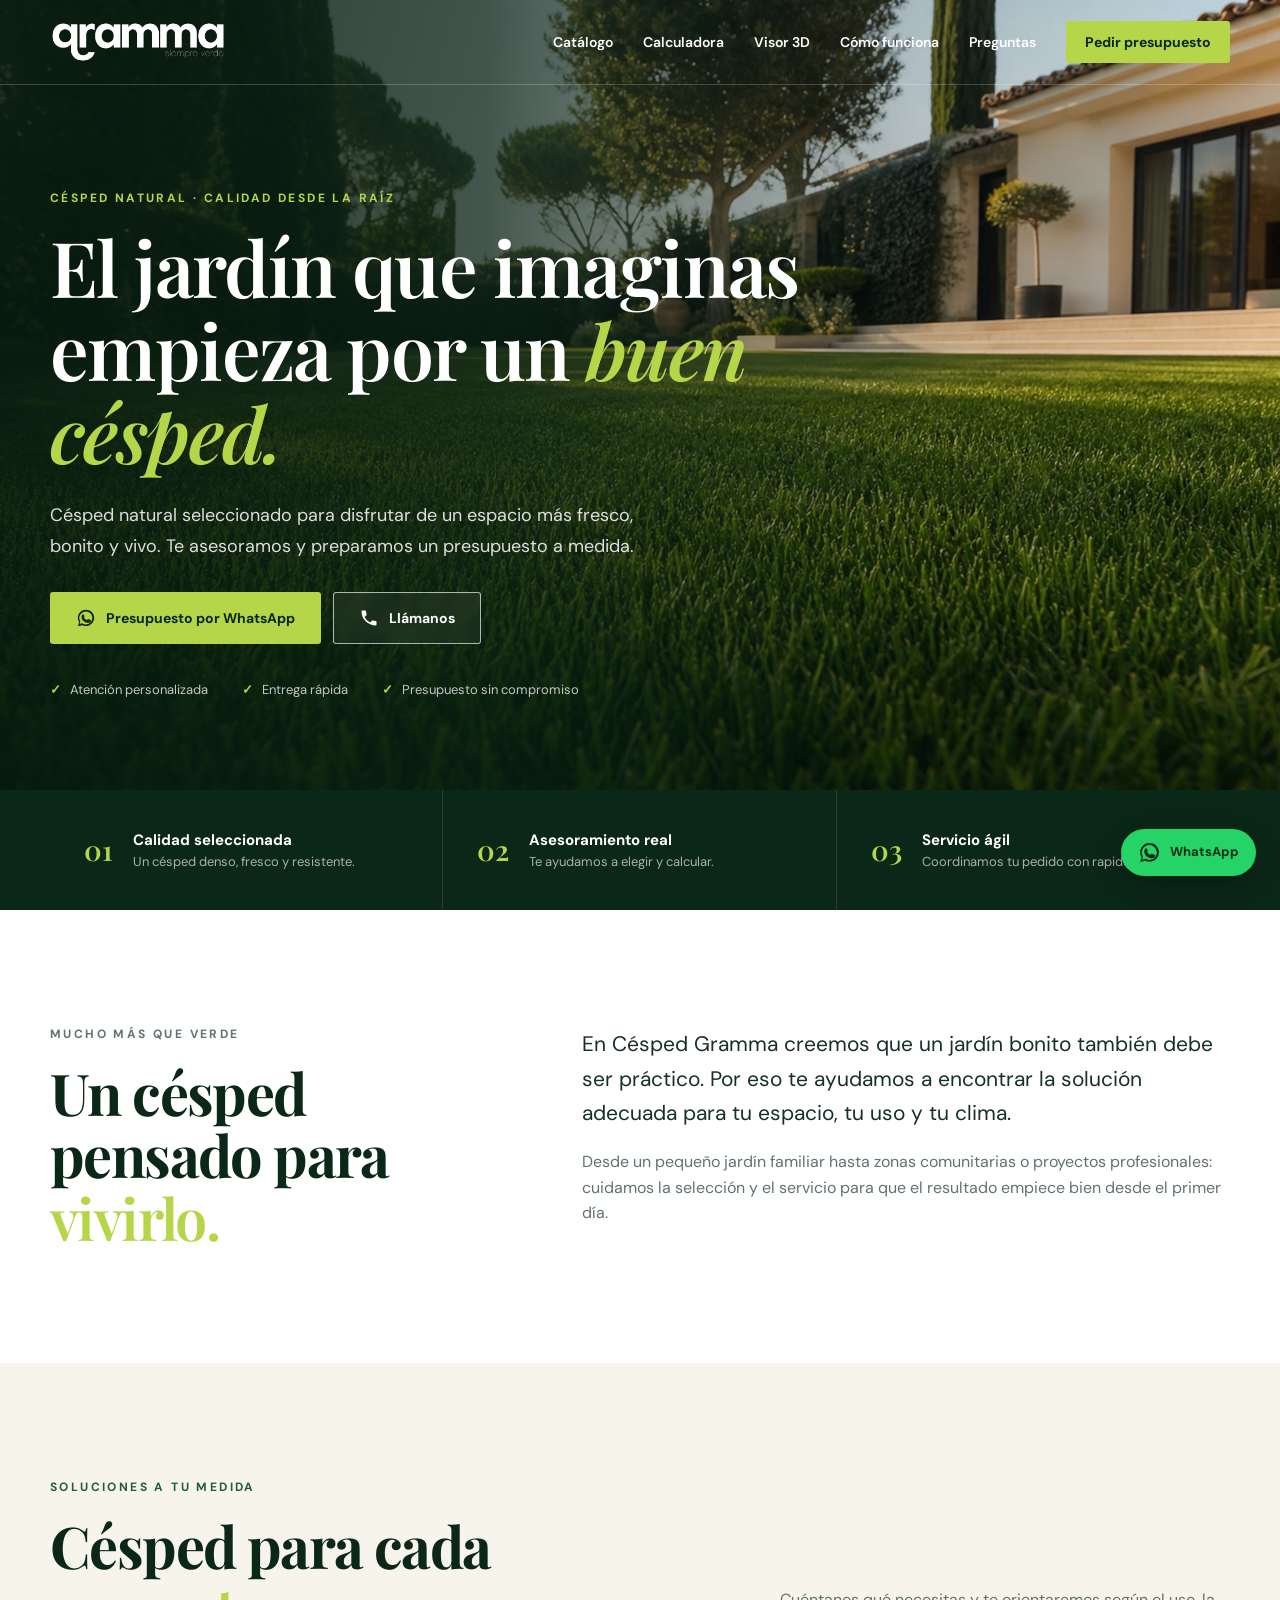
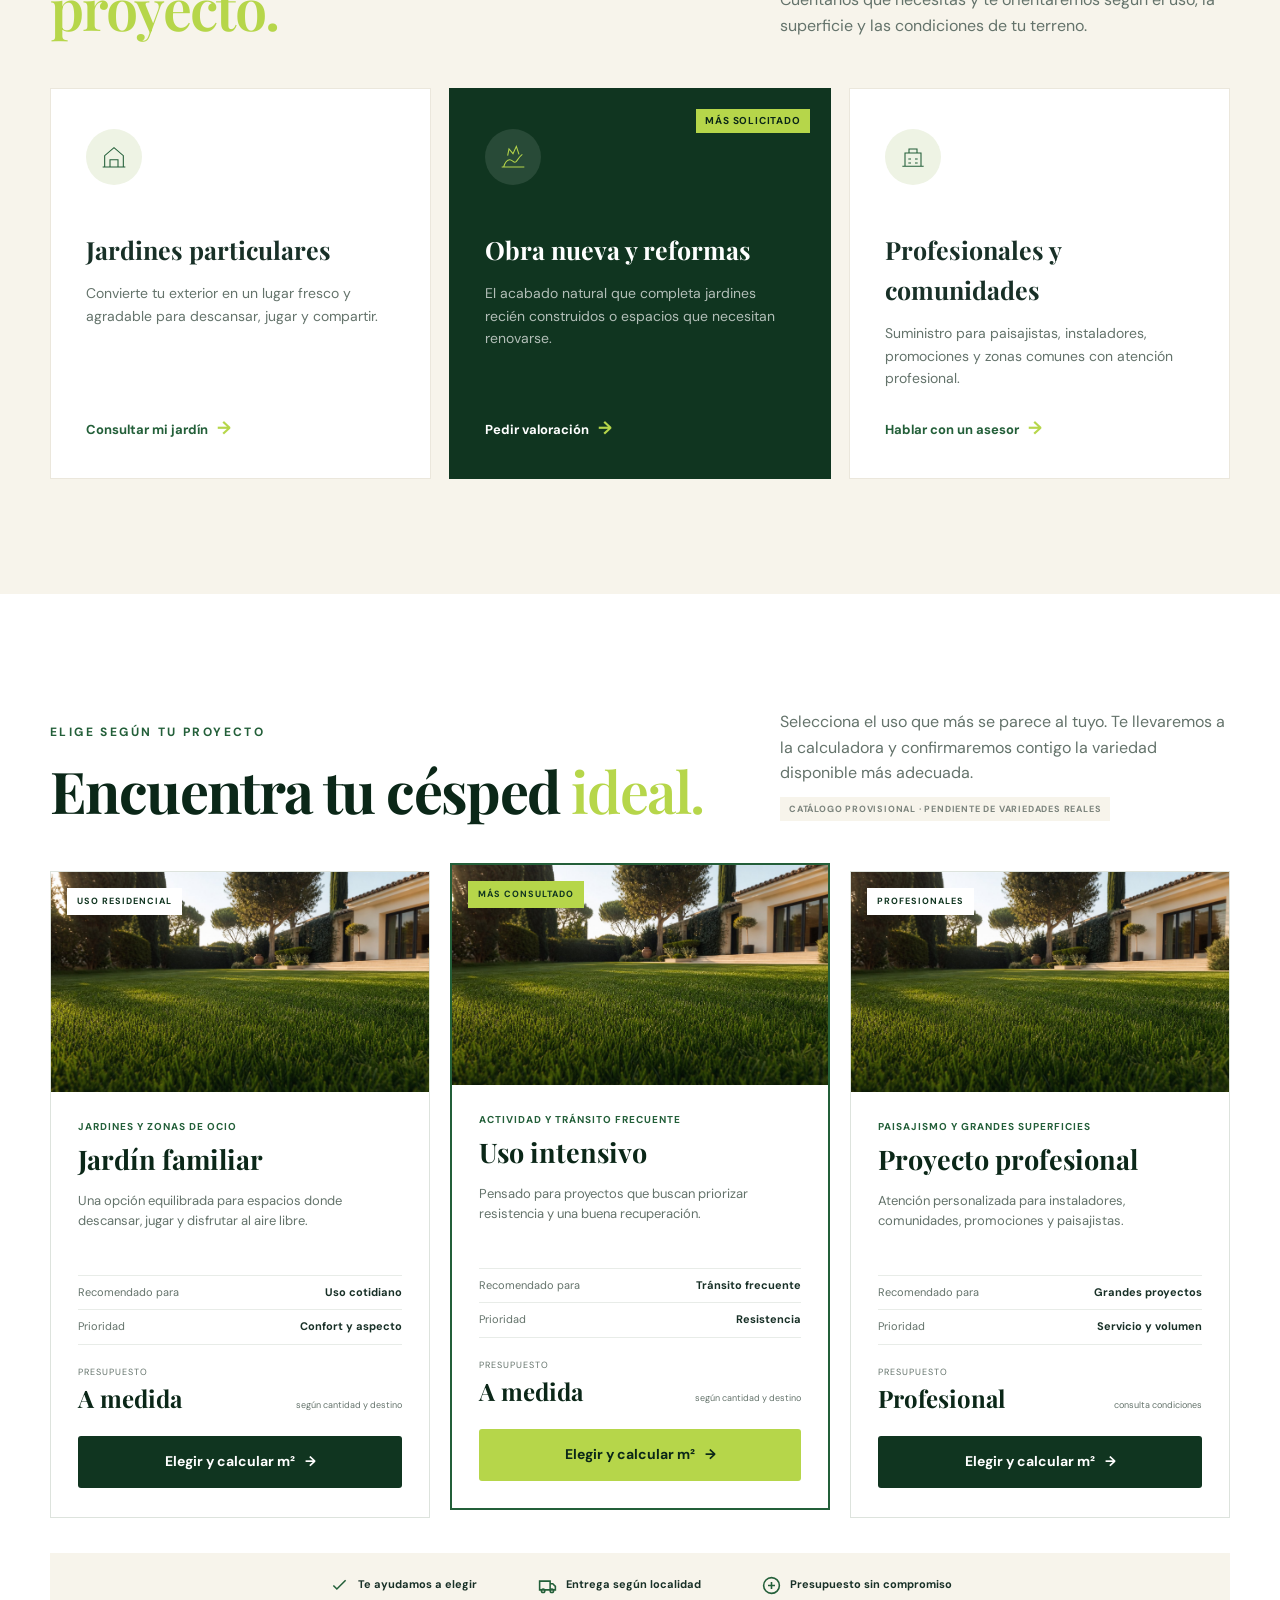
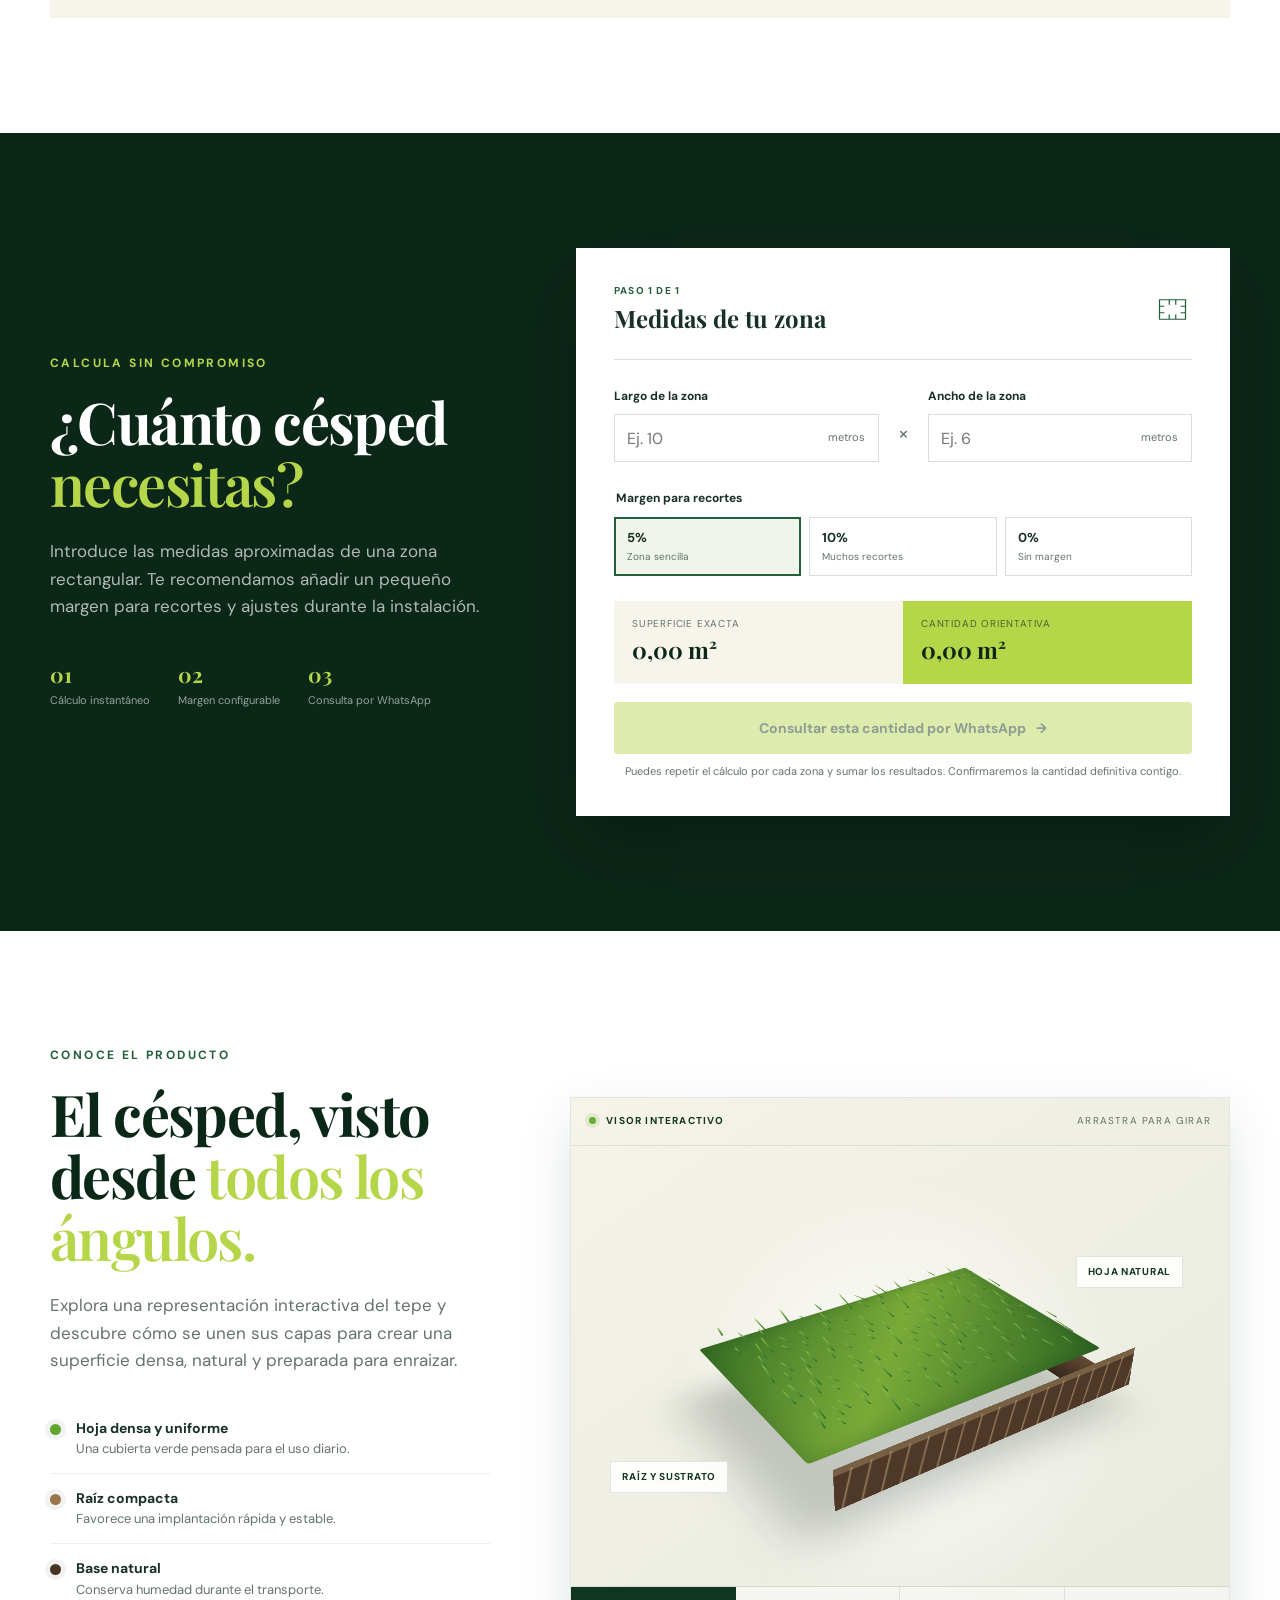
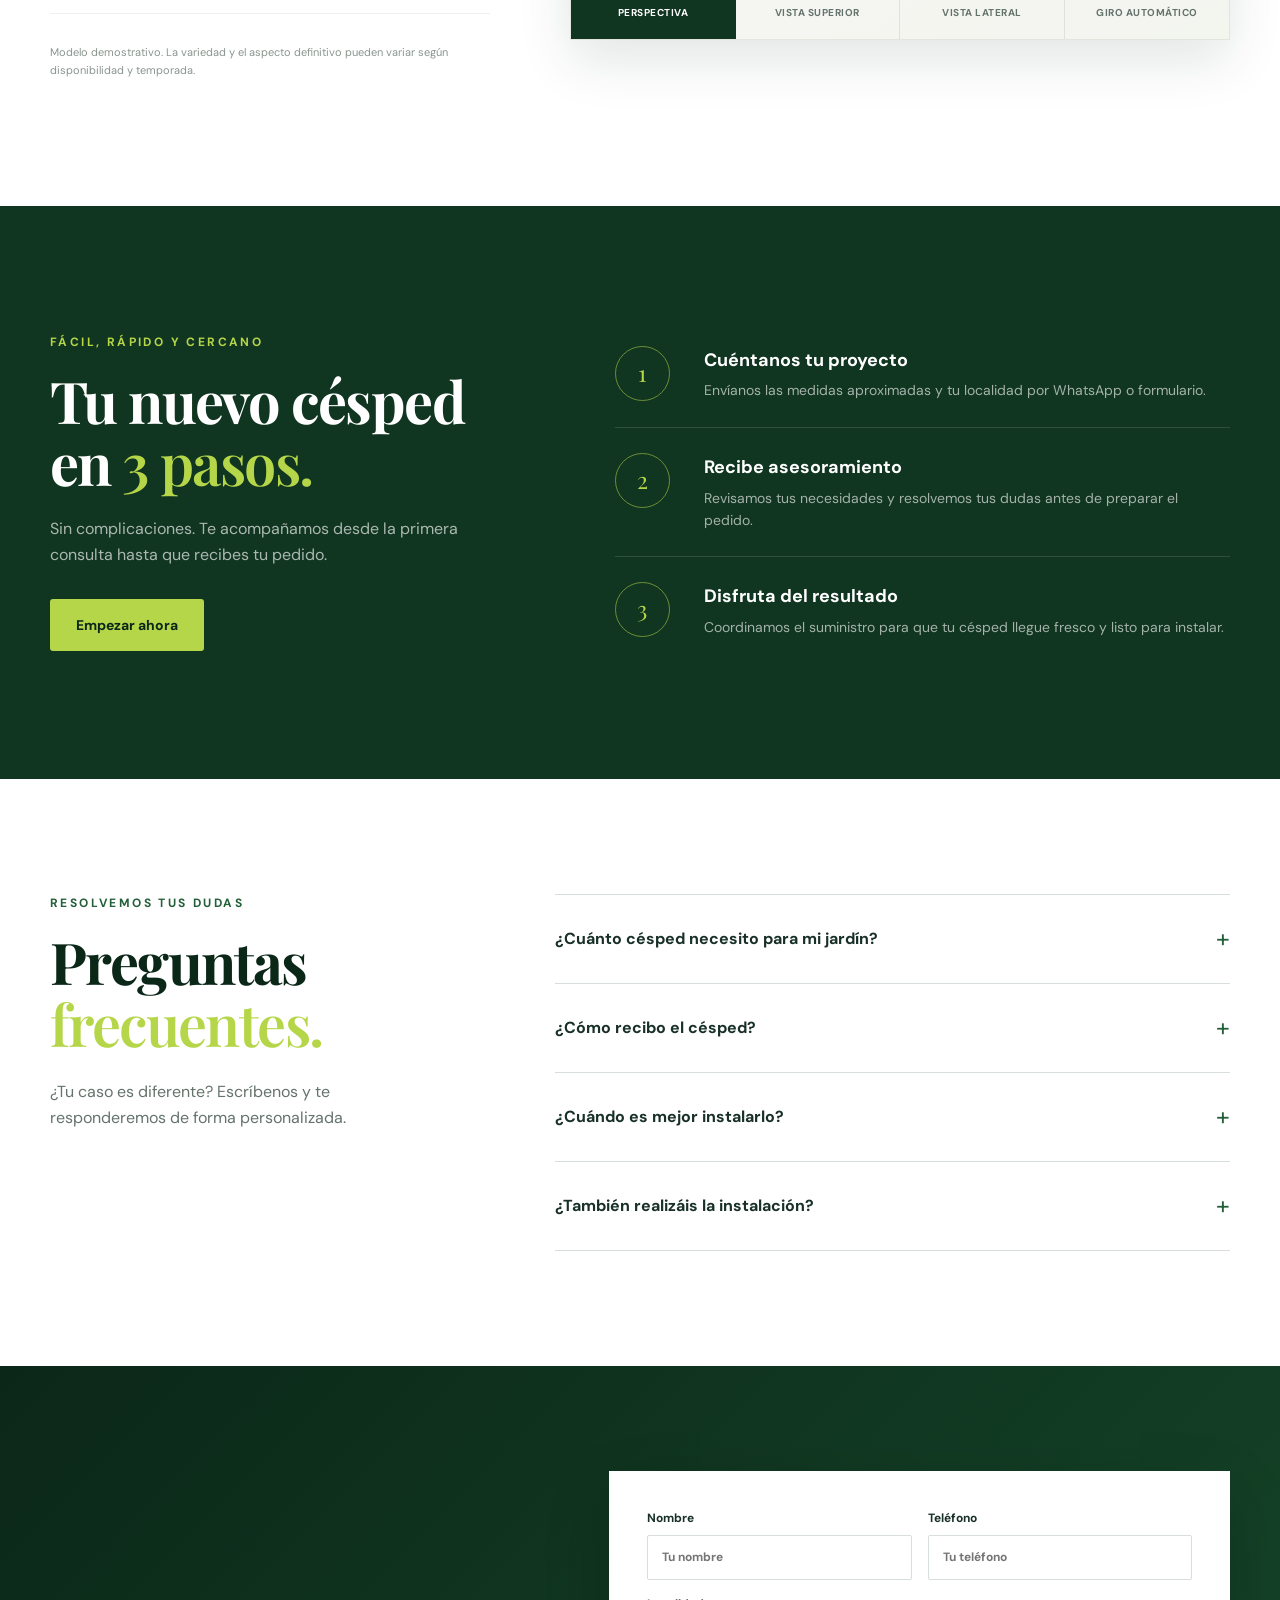
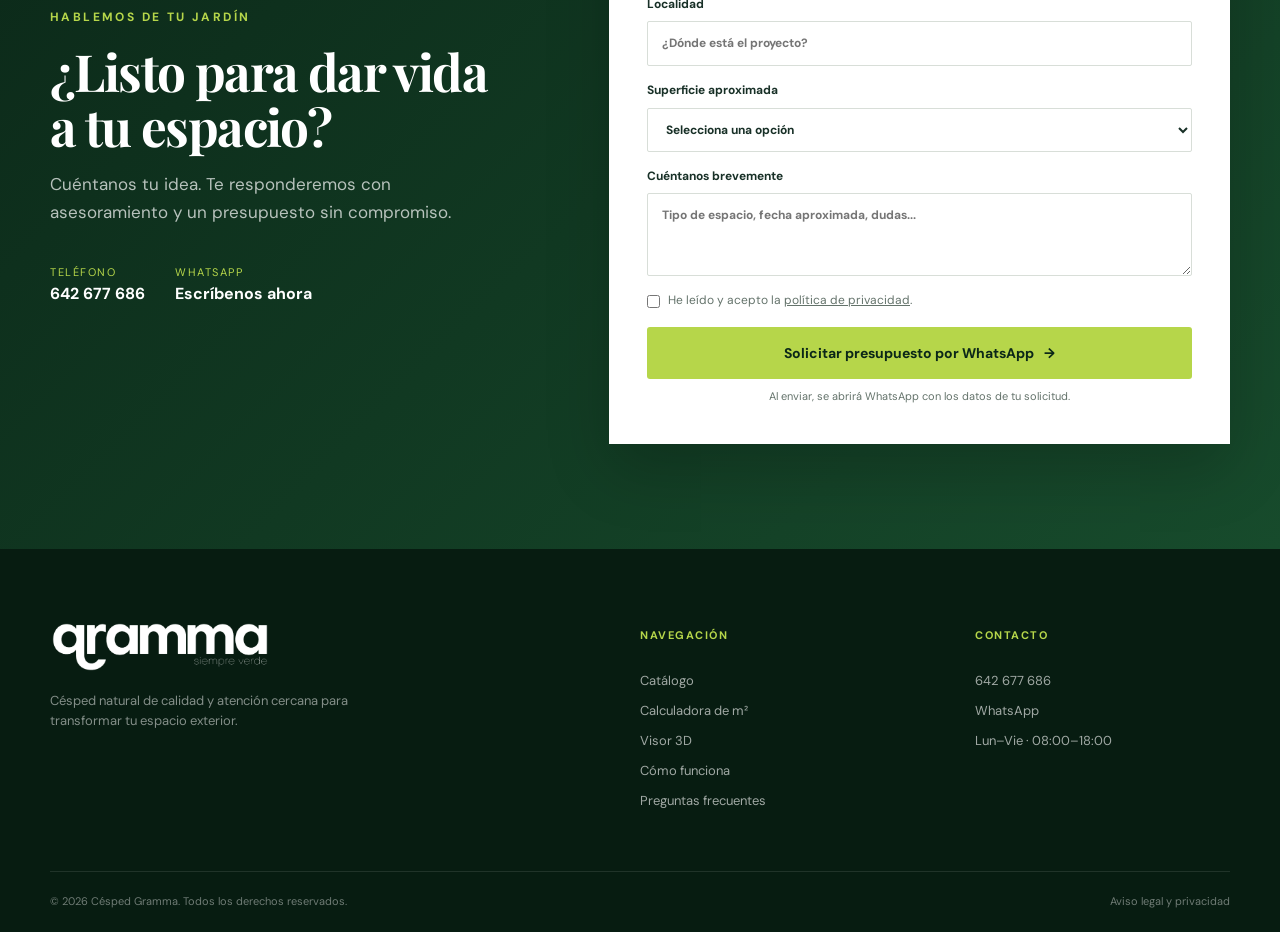
<file: index.html>
<!doctype html>
<html lang="es">
<head>
  <meta charset="utf-8">
  <meta name="viewport" content="width=device-width, initial-scale=1">
  <title>Césped Gramma | Césped natural de calidad para tu jardín</title>
  <meta name="description" content="Venta y suministro de césped natural de calidad. Asesoramiento cercano, entrega rápida y presupuesto sin compromiso con Césped Gramma.">
  <meta name="robots" content="index, follow, max-image-preview:large">
  <meta name="theme-color" content="#173d27">
  <link rel="canonical" href="https://www.cespedgramma.es/">
  <link rel="icon" href="assets/favicon.png" type="image/png">
  <link rel="manifest" href="site.webmanifest">
  <link rel="preload" href="assets/hero-cesped-gramma.jpg" as="image" type="image/jpeg">
  <link rel="preload" href="assets/logo-gramma-wordmark-white.png" as="image" type="image/png">
  <link rel="stylesheet" href="css/styles.css">

  <meta property="og:type" content="website">
  <meta property="og:locale" content="es_ES">
  <meta property="og:title" content="Césped Gramma | Tu jardín empieza aquí">
  <meta property="og:description" content="Césped natural seleccionado, asesoramiento experto y entrega rápida.">
  <meta property="og:url" content="https://www.cespedgramma.es/">
  <meta property="og:image" content="https://www.cespedgramma.es/assets/hero-cesped-gramma.jpg">
  <meta name="twitter:card" content="summary_large_image">

  <script type="application/ld+json">
  {
    "@context": "https://schema.org",
    "@type": "LocalBusiness",
    "name": "Césped Gramma",
    "url": "https://www.cespedgramma.es/",
    "image": "https://www.cespedgramma.es/assets/hero-cesped-gramma.jpg",
    "description": "Venta y suministro de césped natural de calidad.",
    "telephone": "+34 642 677 686",
    "priceRange": "€€",
    "areaServed": "España",
    "openingHoursSpecification": [{
      "@type": "OpeningHoursSpecification",
      "dayOfWeek": ["Monday", "Tuesday", "Wednesday", "Thursday", "Friday"],
      "opens": "08:00",
      "closes": "18:00"
    }]
  }
  </script>
</head>
<body>
  <a class="skip-link" href="#contenido">Saltar al contenido</a>

  <header class="site-header" id="inicio">
    <div class="container header-inner">
      <a class="brand" href="#inicio" aria-label="Césped Gramma, inicio">
        <img class="brand-logo" src="assets/logo-gramma-wordmark-white.png" alt="Césped Gramma">
      </a>

      <button class="menu-toggle" type="button" aria-expanded="false" aria-controls="main-nav" aria-label="Abrir menú">
        <span></span><span></span><span></span>
      </button>

      <nav class="main-nav" id="main-nav" aria-label="Navegación principal">
        <a href="#catalogo">Catálogo</a>
        <a href="#calculadora">Calculadora</a>
        <a href="#visor-3d">Visor 3D</a>
        <a href="#proceso">Cómo funciona</a>
        <a href="#preguntas">Preguntas</a>
        <a class="button button-small button-dark js-whatsapp" href="#contacto">Pedir presupuesto</a>
      </nav>
    </div>
  </header>

  <main id="contenido">
    <section class="hero" aria-labelledby="hero-title">
      <div class="hero-media" role="img" aria-label="Jardín mediterráneo con césped natural verde y cuidado"></div>
      <div class="hero-overlay"></div>
      <div class="container hero-content">
        <p class="eyebrow eyebrow-light">Césped natural · Calidad desde la raíz</p>
        <h1 id="hero-title">El jardín que imaginas empieza por un <em>buen césped.</em></h1>
        <p class="hero-lead">Césped natural seleccionado para disfrutar de un espacio más fresco, bonito y vivo. Te asesoramos y preparamos un presupuesto a medida.</p>
        <div class="hero-actions">
          <a class="button button-primary js-whatsapp" href="#contacto">
            <svg aria-hidden="true" viewBox="0 0 24 24"><path d="M12 2a9.7 9.7 0 0 0-8.3 14.8L2.4 22l5.3-1.4A9.8 9.8 0 1 0 12 2Zm0 17.8c-1.5 0-3-.4-4.2-1.2l-.3-.2-3.1.8.8-3-.2-.3A7.8 7.8 0 1 1 12 19.8Zm4.3-5.8c-.2-.1-1.4-.7-1.7-.8-.2 0-.4-.1-.6.2l-.7.9c-.1.2-.3.2-.5.1-1.4-.7-2.4-1.4-3.3-3-.2-.3.2-.5.6-1 .1-.2.1-.4 0-.5l-.7-1.7c-.2-.4-.4-.4-.6-.4h-.5c-.2 0-.5.1-.7.3-.8.8-1.1 1.7-1.1 2.8 0 2.8 2.5 5.5 5.2 6.5 1.9.7 3.2.6 4.3.4.9-.2 1.8-1.3 1.9-2.5.1-.4 0-.7-.2-.8l-1.4-.7Z"/></svg>
            Presupuesto por WhatsApp
          </a>
          <a class="button button-ghost js-phone" href="#contacto">
            <svg aria-hidden="true" viewBox="0 0 24 24"><path d="M6.6 10.8a15.5 15.5 0 0 0 6.6 6.6l2.2-2.2c.3-.3.7-.4 1-.2 1.1.4 2.3.6 3.6.6.6 0 1 .4 1 1V20c0 .6-.4 1-1 1A17 17 0 0 1 3 4c0-.6.4-1 1-1h3.5c.6 0 1 .4 1 1 0 1.2.2 2.4.6 3.6.1.4 0 .8-.2 1l-2.3 2.2Z"/></svg>
            Llámanos
          </a>
        </div>
        <div class="hero-proof" aria-label="Ventajas principales">
          <span><b>✓</b> Atención personalizada</span>
          <span><b>✓</b> Entrega rápida</span>
          <span><b>✓</b> Presupuesto sin compromiso</span>
        </div>
      </div>
    </section>

    <section class="trust-strip" aria-label="Compromisos">
      <div class="container trust-grid">
        <div><strong>01</strong><span><b>Calidad seleccionada</b>Un césped denso, fresco y resistente.</span></div>
        <div><strong>02</strong><span><b>Asesoramiento real</b>Te ayudamos a elegir y calcular.</span></div>
        <div><strong>03</strong><span><b>Servicio ágil</b>Coordinamos tu pedido con rapidez.</span></div>
      </div>
    </section>

    <section class="section intro" id="ventajas">
      <div class="container split">
        <div>
          <p class="eyebrow">Mucho más que verde</p>
          <h2>Un césped pensado para <span>vivirlo.</span></h2>
        </div>
        <div>
          <p class="large-copy">En Césped Gramma creemos que un jardín bonito también debe ser práctico. Por eso te ayudamos a encontrar la solución adecuada para tu espacio, tu uso y tu clima.</p>
          <p>Desde un pequeño jardín familiar hasta zonas comunitarias o proyectos profesionales: cuidamos la selección y el servicio para que el resultado empiece bien desde el primer día.</p>
        </div>
      </div>
    </section>

    <section class="section section-soft" id="soluciones">
      <div class="container">
        <div class="section-heading">
          <div><p class="eyebrow">Soluciones a tu medida</p><h2>Césped para cada <span>proyecto.</span></h2></div>
          <p>Cuéntanos qué necesitas y te orientaremos según el uso, la superficie y las condiciones de tu terreno.</p>
        </div>
        <div class="cards">
          <article class="service-card">
            <span class="card-icon"><svg viewBox="0 0 48 48" aria-hidden="true"><path d="M7 39h34M10 39V22l14-12 14 12v17M18 39V28h12v11"/></svg></span>
            <h3>Jardines particulares</h3>
            <p>Convierte tu exterior en un lugar fresco y agradable para descansar, jugar y compartir.</p>
            <a class="text-link js-whatsapp" href="#contacto">Consultar mi jardín <span>→</span></a>
          </article>
          <article class="service-card featured">
            <span class="card-tag">Más solicitado</span>
            <span class="card-icon"><svg viewBox="0 0 48 48" aria-hidden="true"><path d="M7 39h34M10 39c2-7 5-11 9-11s5 4 8 4 4-7 11-12M16 22l2-10 6 7 5-11 4 12"/></svg></span>
            <h3>Obra nueva y reformas</h3>
            <p>El acabado natural que completa jardines recién construidos o espacios que necesitan renovarse.</p>
            <a class="text-link js-whatsapp" href="#contacto">Pedir valoración <span>→</span></a>
          </article>
          <article class="service-card">
            <span class="card-icon"><svg viewBox="0 0 48 48" aria-hidden="true"><path d="M8 38h32M12 38V18h24v20M18 18v-6h12v6M17 27h4m6 0h4m-14 6h4m6 0h4"/></svg></span>
            <h3>Profesionales y comunidades</h3>
            <p>Suministro para paisajistas, instaladores, promociones y zonas comunes con atención profesional.</p>
            <a class="text-link js-whatsapp" href="#contacto">Hablar con un asesor <span>→</span></a>
          </article>
        </div>
      </div>
    </section>

    <section class="section shop-catalog" id="catalogo">
      <div class="container">
        <div class="section-heading catalog-heading">
          <div><p class="eyebrow">Elige según tu proyecto</p><h2>Encuentra tu césped <span>ideal.</span></h2></div>
          <div class="catalog-intro"><p>Selecciona el uso que más se parece al tuyo. Te llevaremos a la calculadora y confirmaremos contigo la variedad disponible más adecuada.</p><span>Catálogo provisional · Pendiente de variedades reales</span></div>
        </div>

        <div class="product-grid">
          <article class="product-card" data-product-card="Jardín familiar">
            <div class="product-image product-image-family">
              <span class="product-badge">Uso residencial</span>
            </div>
            <div class="product-body">
              <p class="product-kicker">Jardines y zonas de ocio</p>
              <h3>Jardín familiar</h3>
              <p class="product-description">Una opción equilibrada para espacios donde descansar, jugar y disfrutar al aire libre.</p>
              <dl class="product-specs">
                <div><dt>Recomendado para</dt><dd>Uso cotidiano</dd></div>
                <div><dt>Prioridad</dt><dd>Confort y aspecto</dd></div>
              </dl>
              <div class="product-price"><span>Presupuesto</span><strong>A medida</strong><small>según cantidad y destino</small></div>
              <button class="button button-dark button-full select-product" type="button" data-product="Jardín familiar">Elegir y calcular m² <span>→</span></button>
            </div>
          </article>

          <article class="product-card product-card-featured" data-product-card="Uso intensivo">
            <div class="product-image product-image-resistant">
              <span class="product-badge">Más consultado</span>
            </div>
            <div class="product-body">
              <p class="product-kicker">Actividad y tránsito frecuente</p>
              <h3>Uso intensivo</h3>
              <p class="product-description">Pensado para proyectos que buscan priorizar resistencia y una buena recuperación.</p>
              <dl class="product-specs">
                <div><dt>Recomendado para</dt><dd>Tránsito frecuente</dd></div>
                <div><dt>Prioridad</dt><dd>Resistencia</dd></div>
              </dl>
              <div class="product-price"><span>Presupuesto</span><strong>A medida</strong><small>según cantidad y destino</small></div>
              <button class="button button-primary button-full select-product" type="button" data-product="Uso intensivo">Elegir y calcular m² <span>→</span></button>
            </div>
          </article>

          <article class="product-card" data-product-card="Proyecto profesional">
            <div class="product-image product-image-pro">
              <span class="product-badge">Profesionales</span>
            </div>
            <div class="product-body">
              <p class="product-kicker">Paisajismo y grandes superficies</p>
              <h3>Proyecto profesional</h3>
              <p class="product-description">Atención personalizada para instaladores, comunidades, promociones y paisajistas.</p>
              <dl class="product-specs">
                <div><dt>Recomendado para</dt><dd>Grandes proyectos</dd></div>
                <div><dt>Prioridad</dt><dd>Servicio y volumen</dd></div>
              </dl>
              <div class="product-price"><span>Presupuesto</span><strong>Profesional</strong><small>consulta condiciones</small></div>
              <button class="button button-dark button-full select-product" type="button" data-product="Proyecto profesional">Elegir y calcular m² <span>→</span></button>
            </div>
          </article>
        </div>

        <div class="catalog-assurance">
          <span><svg viewBox="0 0 24 24" aria-hidden="true"><path d="m5 12 4 4L19 6"/></svg> Te ayudamos a elegir</span>
          <span><svg viewBox="0 0 24 24" aria-hidden="true"><path d="M3 7h12v10H3zM15 10h3l3 3v4h-6M7 20a2 2 0 1 0 0-4 2 2 0 0 0 0 4Zm10 0a2 2 0 1 0 0-4 2 2 0 0 0 0 4Z"/></svg> Entrega según localidad</span>
          <span><svg viewBox="0 0 24 24" aria-hidden="true"><path d="M12 21a9 9 0 1 0 0-18 9 9 0 0 0 0 18Zm-4-9h8M12 8v8"/></svg> Presupuesto sin compromiso</span>
        </div>
      </div>
    </section>

    <section class="section turf-calculator" id="calculadora">
      <div class="container calculator-grid">
        <div class="calculator-copy">
          <p class="eyebrow eyebrow-light">Calcula sin compromiso</p>
          <h2>¿Cuánto césped <span>necesitas?</span></h2>
          <p>Introduce las medidas aproximadas de una zona rectangular. Te recomendamos añadir un pequeño margen para recortes y ajustes durante la instalación.</p>
          <div class="calculator-benefits">
            <span><b>01</b>Cálculo instantáneo</span>
            <span><b>02</b>Margen configurable</span>
            <span><b>03</b>Consulta por WhatsApp</span>
          </div>
        </div>

        <form class="calculator-card" id="area-calculator">
          <div class="calculator-title">
            <div><span>Paso 1 de 1</span><strong>Medidas de tu zona</strong></div>
            <svg aria-hidden="true" viewBox="0 0 48 48"><path d="M8 36V12h32v24H8Zm0-16h6m-6 8h6m26-8h-6m6 8h-6M20 12v6m8-6v6m-8 18v-6m8 6v-6"/></svg>
          </div>
          <div class="selected-product" id="selected-product" hidden>
            <span>Selección</span><strong id="selected-product-name"></strong><button type="button" id="clear-product">Cambiar</button>
          </div>
          <div class="calculator-fields">
            <label>Largo de la zona <span><input name="length" type="number" min="0.1" step="0.1" inputmode="decimal" placeholder="Ej. 10" required> metros</span></label>
            <span class="times" aria-hidden="true">×</span>
            <label>Ancho de la zona <span><input name="width" type="number" min="0.1" step="0.1" inputmode="decimal" placeholder="Ej. 6" required> metros</span></label>
          </div>
          <fieldset class="margin-options">
            <legend>Margen para recortes</legend>
            <label><input type="radio" name="margin" value="5" checked><span><b>5%</b>Zona sencilla</span></label>
            <label><input type="radio" name="margin" value="10"><span><b>10%</b>Muchos recortes</span></label>
            <label><input type="radio" name="margin" value="0"><span><b>0%</b>Sin margen</span></label>
          </fieldset>
          <div class="calculator-result" aria-live="polite">
            <div><span>Superficie exacta</span><strong><output id="exact-area">0,00</output> m²</strong></div>
            <div class="recommended"><span>Cantidad orientativa</span><strong><output id="recommended-area">0,00</output> m²</strong></div>
          </div>
          <button class="button button-primary button-full" id="send-calculation" type="submit" disabled>Consultar esta cantidad por WhatsApp <span>→</span></button>
          <p class="form-note">Puedes repetir el cálculo por cada zona y sumar los resultados. Confirmaremos la cantidad definitiva contigo.</p>
        </form>
      </div>
    </section>

    <section class="section product-viewer" id="visor-3d">
      <div class="container viewer-grid">
        <div class="viewer-copy">
          <p class="eyebrow">Conoce el producto</p>
          <h2>El césped, visto desde <span>todos los ángulos.</span></h2>
          <p>Explora una representación interactiva del tepe y descubre cómo se unen sus capas para crear una superficie densa, natural y preparada para enraizar.</p>
          <ul class="layer-list">
            <li><i class="layer-dot layer-dot-grass"></i><span><strong>Hoja densa y uniforme</strong>Una cubierta verde pensada para el uso diario.</span></li>
            <li><i class="layer-dot layer-dot-root"></i><span><strong>Raíz compacta</strong>Favorece una implantación rápida y estable.</span></li>
            <li><i class="layer-dot layer-dot-soil"></i><span><strong>Base natural</strong>Conserva humedad durante el transporte.</span></li>
          </ul>
          <p class="viewer-note">Modelo demostrativo. La variedad y el aspecto definitivo pueden variar según disponibilidad y temporada.</p>
        </div>

        <div class="viewer-panel" data-grass-viewer>
          <div class="viewer-toolbar">
            <span><i></i> Visor interactivo</span>
            <span>Arrastra para girar</span>
          </div>
          <div class="scene" aria-label="Modelo tridimensional interactivo de una sección de césped natural">
            <div class="grass-model" data-grass-model>
              <div class="model-top" data-grass-blades></div>
              <div class="model-side model-side-front"><span class="roots"></span></div>
              <div class="model-side model-side-right"></div>
              <div class="model-shadow"></div>
            </div>
            <div class="model-label label-grass">Hoja natural</div>
            <div class="model-label label-root">Raíz y sustrato</div>
          </div>
          <div class="viewer-controls" role="group" aria-label="Controles del visor 3D">
            <button type="button" class="active" data-view="default">Perspectiva</button>
            <button type="button" data-view="top">Vista superior</button>
            <button type="button" data-view="side">Vista lateral</button>
            <button type="button" data-view="auto" aria-pressed="false">Giro automático</button>
          </div>
        </div>
      </div>
    </section>

    <section class="section process" id="proceso">
      <div class="container">
        <div class="process-grid">
          <div class="process-copy">
            <p class="eyebrow eyebrow-light">Fácil, rápido y cercano</p>
            <h2>Tu nuevo césped en <span>3 pasos.</span></h2>
            <p>Sin complicaciones. Te acompañamos desde la primera consulta hasta que recibes tu pedido.</p>
            <a class="button button-primary js-whatsapp" href="#contacto">Empezar ahora</a>
          </div>
          <ol class="steps">
            <li><span>1</span><div><h3>Cuéntanos tu proyecto</h3><p>Envíanos las medidas aproximadas y tu localidad por WhatsApp o formulario.</p></div></li>
            <li><span>2</span><div><h3>Recibe asesoramiento</h3><p>Revisamos tus necesidades y resolvemos tus dudas antes de preparar el pedido.</p></div></li>
            <li><span>3</span><div><h3>Disfruta del resultado</h3><p>Coordinamos el suministro para que tu césped llegue fresco y listo para instalar.</p></div></li>
          </ol>
        </div>
      </div>
    </section>

    <section class="section faq" id="preguntas">
      <div class="container faq-grid">
        <div><p class="eyebrow">Resolvemos tus dudas</p><h2>Preguntas <span>frecuentes.</span></h2><p>¿Tu caso es diferente? Escríbenos y te responderemos de forma personalizada.</p></div>
        <div class="accordion">
          <details><summary>¿Cuánto césped necesito para mi jardín?<span>+</span></summary><p>Multiplica el largo por el ancho de cada zona para obtener los metros cuadrados. Recomendamos añadir un pequeño margen para recortes. Si nos envías las medidas, te ayudamos a calcularlo.</p></details>
          <details><summary>¿Cómo recibo el césped?<span>+</span></summary><p>Coordinamos el suministro según la cantidad y la localidad. Al confirmar el presupuesto te explicaremos el formato, los plazos y las condiciones de entrega.</p></details>
          <details><summary>¿Cuándo es mejor instalarlo?<span>+</span></summary><p>El césped natural puede instalarse durante gran parte del año evitando condiciones extremas. La mejor fecha depende del clima local y de que el terreno esté bien preparado.</p></details>
          <details><summary>¿También realizáis la instalación?<span>+</span></summary><p>Consúltanos indicando tu localidad y la superficie. Te informaremos de las opciones disponibles para tu zona.</p></details>
        </div>
      </div>
    </section>

    <section class="contact-section" id="contacto">
      <div class="container contact-grid">
        <div class="contact-copy">
          <p class="eyebrow eyebrow-light">Hablemos de tu jardín</p>
          <h2>¿Listo para dar vida a tu espacio?</h2>
          <p>Cuéntanos tu idea. Te responderemos con asesoramiento y un presupuesto sin compromiso.</p>
          <div class="direct-contact">
            <a class="js-phone" href="#"><span>Teléfono</span><strong data-contact-phone>642 677 686</strong></a>
            <a class="js-whatsapp" href="#"><span>WhatsApp</span><strong>Escríbenos ahora</strong></a>
          </div>
        </div>
        <form class="contact-form" id="budget-form">
          <div class="field-row">
            <label>Nombre<input name="name" type="text" autocomplete="name" placeholder="Tu nombre" required></label>
            <label>Teléfono<input name="phone" type="tel" autocomplete="tel" placeholder="Tu teléfono" required></label>
          </div>
          <label>Localidad<input name="city" type="text" autocomplete="address-level2" placeholder="¿Dónde está el proyecto?"></label>
          <label>Superficie aproximada<select name="area"><option value="">Selecciona una opción</option><option>Menos de 50 m²</option><option>Entre 50 y 100 m²</option><option>Entre 100 y 250 m²</option><option>Más de 250 m²</option><option>No lo sé todavía</option></select></label>
          <label>Cuéntanos brevemente<textarea name="message" rows="3" placeholder="Tipo de espacio, fecha aproximada, dudas..."></textarea></label>
          <label class="privacy"><input type="checkbox" required><span>He leído y acepto la <a href="aviso-legal.html">política de privacidad</a>.</span></label>
          <button class="button button-primary button-full" type="submit">Solicitar presupuesto por WhatsApp <span>→</span></button>
          <p class="form-note">Al enviar, se abrirá WhatsApp con los datos de tu solicitud.</p>
        </form>
      </div>
    </section>
  </main>

  <footer class="site-footer">
    <div class="container footer-main">
      <div><a class="brand brand-footer" href="#inicio"><img class="brand-logo brand-logo-footer" src="assets/logo-gramma-wordmark-white.png" alt="Césped Gramma"></a><p>Césped natural de calidad y atención cercana para transformar tu espacio exterior.</p></div>
      <div><h3>Navegación</h3><a href="#catalogo">Catálogo</a><a href="#calculadora">Calculadora de m²</a><a href="#visor-3d">Visor 3D</a><a href="#proceso">Cómo funciona</a><a href="#preguntas">Preguntas frecuentes</a></div>
      <div><h3>Contacto</h3><a class="js-phone" href="#" data-contact-phone>642 677 686</a><a class="js-whatsapp" href="#">WhatsApp</a><span data-contact-hours>Lun–Vie · 08:00–18:00</span></div>
    </div>
    <div class="container footer-bottom"><span>© <span id="year"></span> Césped Gramma. Todos los derechos reservados.</span><span><a href="aviso-legal.html">Aviso legal y privacidad</a></span></div>
  </footer>

  <a class="floating-whatsapp js-whatsapp" href="#contacto" aria-label="Contactar por WhatsApp">
    <svg viewBox="0 0 24 24" aria-hidden="true"><path d="M12 2a9.7 9.7 0 0 0-8.3 14.8L2.4 22l5.3-1.4A9.8 9.8 0 1 0 12 2Zm0 17.8c-1.5 0-3-.4-4.2-1.2l-.3-.2-3.1.8.8-3-.2-.3A7.8 7.8 0 1 1 12 19.8Zm4.3-5.8c-.2-.1-1.4-.7-1.7-.8-.2 0-.4-.1-.6.2l-.7.9c-.1.2-.3.2-.5.1-1.4-.7-2.4-1.4-3.3-3-.2-.3.2-.5.6-1 .1-.2.1-.4 0-.5l-.7-1.7c-.2-.4-.4-.4-.6-.4h-.5c-.2 0-.5.1-.7.3-.8.8-1.1 1.7-1.1 2.8 0 2.8 2.5 5.5 5.2 6.5 1.9.7 3.2.6 4.3.4.9-.2 1.8-1.3 1.9-2.5.1-.4 0-.7-.2-.8l-1.4-.7Z"/></svg>
    <span>WhatsApp</span>
  </a>
  <script src="js/config.js"></script>
  <script src="js/main.js" defer></script>
</body>
</html>
</file>
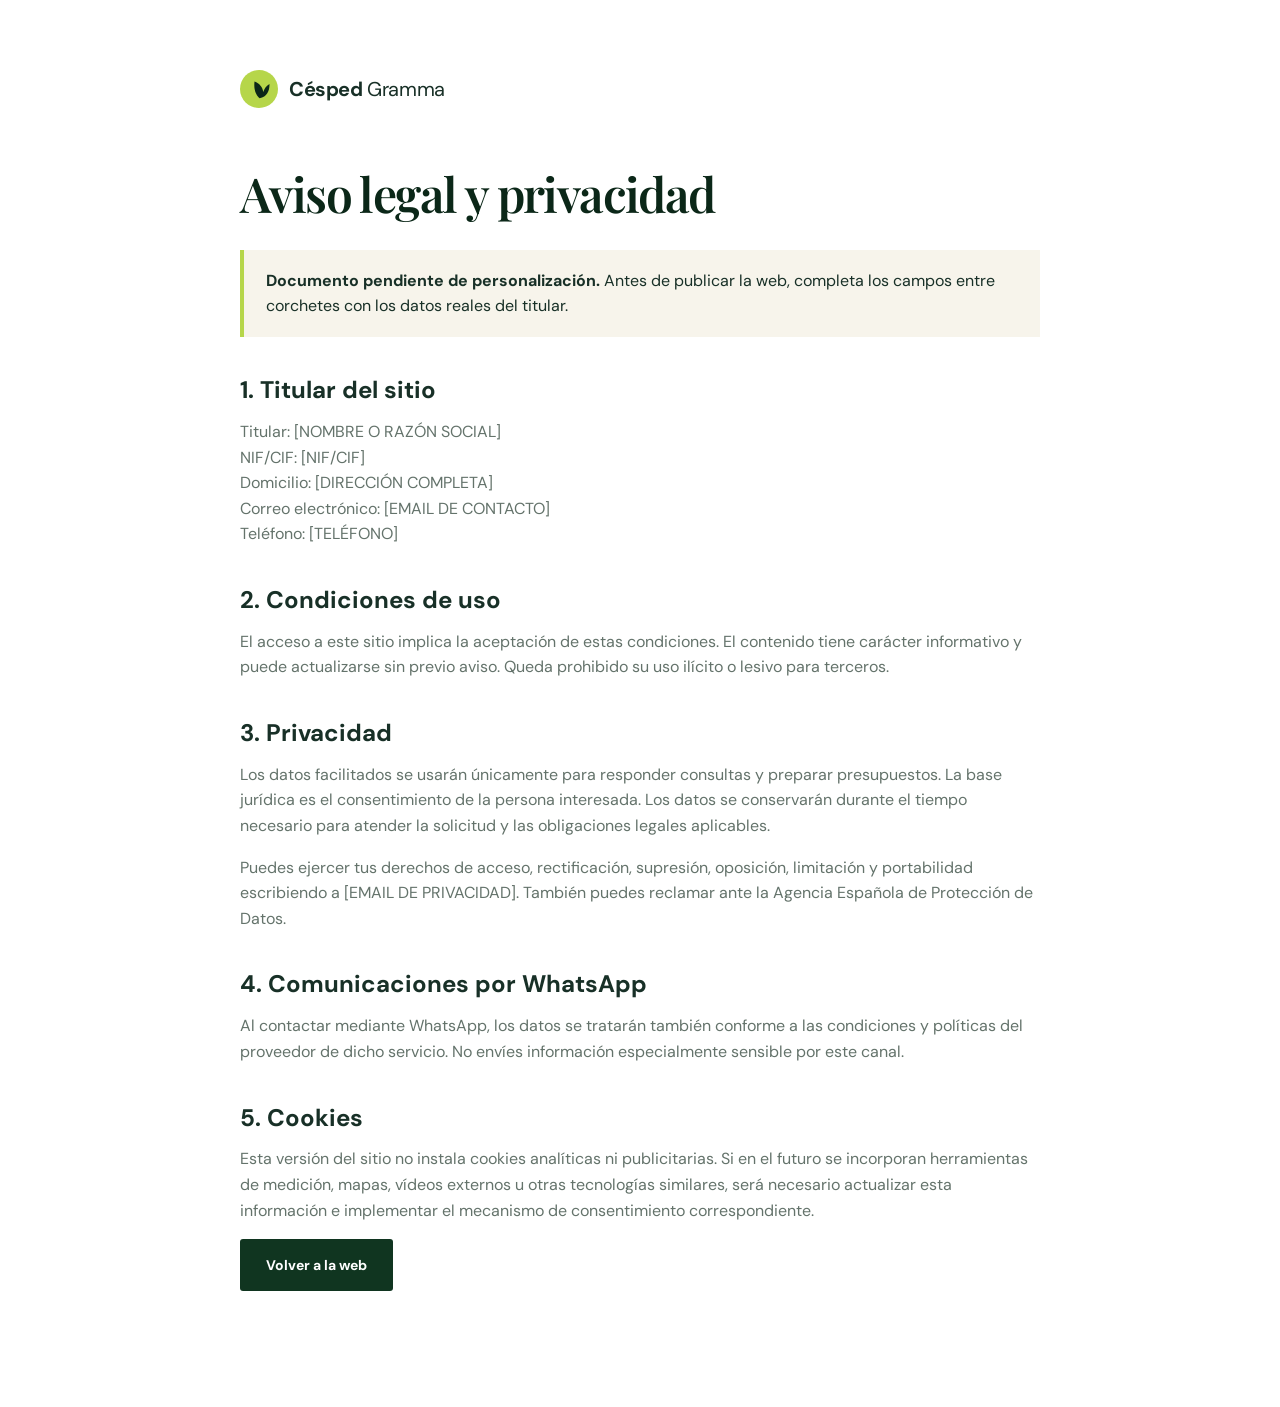
<file: aviso-legal.html>
<!doctype html><html lang="es"><head><meta charset="utf-8"><meta name="viewport" content="width=device-width,initial-scale=1"><meta name="robots" content="noindex"><title>Aviso legal y privacidad | Césped Gramma</title><link rel="icon" href="assets/favicon.svg"><link rel="stylesheet" href="css/styles.css"><style>.legal{max-width:800px;padding:70px 0 100px}.legal h1{font-size:48px;color:var(--green-950)}.legal h2{font-family:"DM Sans",sans-serif;font-size:24px;letter-spacing:0;margin-top:40px}.legal p,.legal li{color:var(--muted)}.legal-note{background:var(--cream);border-left:4px solid var(--lime);padding:18px 22px;margin:30px 0}.legal .brand{margin-bottom:60px}</style></head><body><main class="container legal"><a class="brand" href="index.html"><span class="brand-mark"><svg viewBox="0 0 40 40"><path d="M20 34C12 26 11 17 12 7c8 3 13 9 14 17 2-6 5-10 10-13 0 12-4 20-16 23Z"/></svg></span><span><strong>Césped</strong> Gramma</span></a><h1>Aviso legal y privacidad</h1><div class="legal-note"><strong>Documento pendiente de personalización.</strong> Antes de publicar la web, completa los campos entre corchetes con los datos reales del titular.</div><h2>1. Titular del sitio</h2><p>Titular: [NOMBRE O RAZÓN SOCIAL]<br>NIF/CIF: [NIF/CIF]<br>Domicilio: [DIRECCIÓN COMPLETA]<br>Correo electrónico: [EMAIL DE CONTACTO]<br>Teléfono: [TELÉFONO]</p><h2>2. Condiciones de uso</h2><p>El acceso a este sitio implica la aceptación de estas condiciones. El contenido tiene carácter informativo y puede actualizarse sin previo aviso. Queda prohibido su uso ilícito o lesivo para terceros.</p><h2>3. Privacidad</h2><p>Los datos facilitados se usarán únicamente para responder consultas y preparar presupuestos. La base jurídica es el consentimiento de la persona interesada. Los datos se conservarán durante el tiempo necesario para atender la solicitud y las obligaciones legales aplicables.</p><p>Puedes ejercer tus derechos de acceso, rectificación, supresión, oposición, limitación y portabilidad escribiendo a [EMAIL DE PRIVACIDAD]. También puedes reclamar ante la Agencia Española de Protección de Datos.</p><h2>4. Comunicaciones por WhatsApp</h2><p>Al contactar mediante WhatsApp, los datos se tratarán también conforme a las condiciones y políticas del proveedor de dicho servicio. No envíes información especialmente sensible por este canal.</p><h2>5. Cookies</h2><p>Esta versión del sitio no instala cookies analíticas ni publicitarias. Si en el futuro se incorporan herramientas de medición, mapas, vídeos externos u otras tecnologías similares, será necesario actualizar esta información e implementar el mecanismo de consentimiento correspondiente.</p><p><a class="button button-dark" href="index.html">Volver a la web</a></p></main></body></html>
</file>
<file: css/styles.css>
@import url('https://fonts.googleapis.com/css2?family=DM+Sans:wght@400;500;600;700&family=Playfair+Display:ital,wght@0,600;1,600&display=swap');

:root{--green-950:#0b2718;--green-900:#103520;--green-800:#173f28;--green-700:#235f39;--lime:#b6d64a;--cream:#f7f4eb;--sand:#e9e3d3;--white:#fff;--ink:#183027;--muted:#64736b;--line:#d8ded8;--shadow:0 20px 50px rgba(16,53,32,.12);--radius:6px;--container:1180px}
*{box-sizing:border-box}
html{scroll-behavior:smooth;scroll-padding-top:88px}
body{margin:0;color:var(--ink);background:var(--white);font-family:"DM Sans",Arial,sans-serif;line-height:1.6;-webkit-font-smoothing:antialiased}
img,svg{display:block;max-width:100%}a{color:inherit;text-decoration:none}button,input,select,textarea{font:inherit}button{cursor:pointer}
.container{width:min(calc(100% - 40px),var(--container));margin-inline:auto}.skip-link{position:fixed;z-index:1000;top:12px;left:12px;padding:10px 16px;background:#fff;transform:translateY(-150%)}.skip-link:focus{transform:none}
.site-header{position:absolute;top:0;left:0;right:0;z-index:20;border-bottom:1px solid rgba(255,255,255,.2);color:#fff}.header-inner{height:84px;display:flex;align-items:center;justify-content:space-between}.brand{display:flex;align-items:center;gap:11px;font-size:20px;letter-spacing:-.4px}.brand strong{font-weight:700}.brand-mark{width:38px;height:38px;border-radius:50%;display:grid;place-items:center;background:var(--lime);color:var(--green-950)}.brand-mark svg{width:25px;fill:currentColor}.brand-logo{width:176px;height:auto;filter:drop-shadow(0 8px 18px rgba(0,0,0,.18))}.main-nav{display:flex;align-items:center;gap:30px;font-size:14px;font-weight:600}.main-nav>a:not(.button){position:relative}.main-nav>a:not(.button):after{content:"";position:absolute;left:0;right:100%;bottom:-7px;height:2px;background:var(--lime);transition:.25s}.main-nav>a:hover:after{right:0}.menu-toggle{display:none;border:0;background:none;padding:8px}.menu-toggle span{display:block;width:25px;height:2px;background:#fff;margin:5px}
.button{min-height:52px;padding:0 25px;border:1px solid transparent;border-radius:3px;display:inline-flex;align-items:center;justify-content:center;gap:10px;font-weight:700;font-size:14px;transition:transform .2s,background .2s,border .2s}.button:hover{transform:translateY(-2px)}.button svg{width:20px;fill:currentColor}.button-primary{background:var(--lime);color:var(--green-950)}.button-primary:hover{background:#c6e45d}.button-ghost{color:#fff;border-color:rgba(255,255,255,.65);background:rgba(255,255,255,.05);backdrop-filter:blur(5px)}.button-ghost:hover{background:#fff;color:var(--green-950)}.button-dark{background:var(--green-900);color:#fff}.button-small{min-height:42px;padding-inline:18px}.button-full{width:100%;border:0}.site-header .button-dark{background:var(--lime);color:var(--green-950)}
.hero{position:relative;min-height:790px;display:flex;align-items:center;color:#fff;overflow:hidden}.hero-media{position:absolute;inset:0;background:url('../assets/hero-cesped-gramma.jpg') center/cover no-repeat;transform:scale(1.015)}.hero-overlay{position:absolute;inset:0;background:linear-gradient(90deg,rgba(5,27,15,.89) 0%,rgba(7,31,18,.75) 38%,rgba(4,20,12,.2) 72%,rgba(4,20,12,.05)),linear-gradient(0deg,rgba(3,20,11,.44),transparent 45%)}.hero-content{position:relative;padding-top:100px}.eyebrow{margin:0 0 17px;color:var(--green-700);font-size:12px;text-transform:uppercase;letter-spacing:2.4px;font-weight:700}.eyebrow-light{color:var(--lime)}h1,h2{font-family:"Playfair Display",Georgia,serif;line-height:1.08;margin:0;letter-spacing:-1.6px}h1{font-size:clamp(48px,6vw,78px);max-width:780px;font-weight:600}h1 em,h2 span{color:var(--lime);font-weight:600}.hero-lead{max-width:625px;font-size:18px;line-height:1.7;color:rgba(255,255,255,.85);margin:26px 0 31px}.hero-actions{display:flex;gap:12px;flex-wrap:wrap}.hero-proof{display:flex;gap:34px;margin-top:36px;color:rgba(255,255,255,.75);font-size:13px}.hero-proof b{color:var(--lime);margin-right:6px}
.trust-strip{background:var(--green-950);color:#fff}.trust-grid{min-height:120px;display:grid;grid-template-columns:repeat(3,1fr)}.trust-grid>div{display:flex;gap:20px;align-items:center;padding:22px 34px;border-right:1px solid rgba(255,255,255,.12)}.trust-grid>div:last-child{border:0}.trust-grid strong{font-family:"Playfair Display",serif;color:var(--lime);font-size:28px;font-weight:600}.trust-grid span{display:flex;flex-direction:column;font-size:13px;color:rgba(255,255,255,.64)}.trust-grid b{font-size:15px;color:#fff}
.section{padding:115px 0}.section h2{font-size:clamp(39px,4.5vw,58px);color:var(--green-950)}.intro .split{display:grid;grid-template-columns:.8fr 1.2fr;gap:100px;align-items:start}.intro .large-copy{font-size:21px;line-height:1.65;color:var(--ink);margin:2px 0 18px}.intro p:not(.large-copy){color:var(--muted)}
.section-soft{background:var(--cream)}.section-heading{display:flex;align-items:end;justify-content:space-between;gap:60px;margin-bottom:50px}.section-heading>p{max-width:450px;color:var(--muted);margin:0}.cards{display:grid;grid-template-columns:repeat(3,1fr);gap:18px}.service-card{position:relative;background:#fff;padding:40px 35px 35px;min-height:345px;border:1px solid #ebe7dc;display:flex;flex-direction:column;transition:transform .25s,box-shadow .25s}.service-card:hover{transform:translateY(-7px);box-shadow:var(--shadow)}.service-card.featured{background:var(--green-900);color:#fff;border-color:var(--green-900)}.card-tag{position:absolute;right:20px;top:20px;padding:4px 9px;background:var(--lime);color:var(--green-950);font-size:10px;text-transform:uppercase;font-weight:700;letter-spacing:.8px}.card-icon{width:56px;height:56px;border-radius:50%;background:#eef3e4;display:grid;place-items:center;color:var(--green-700);margin-bottom:45px}.featured .card-icon{background:rgba(255,255,255,.1);color:var(--lime)}.card-icon svg{width:32px;fill:none;stroke:currentColor;stroke-width:1.6}.service-card h3{margin:0 0 12px;font-family:"Playfair Display",serif;font-size:25px}.service-card p{margin:0 0 25px;color:var(--muted);font-size:14px}.featured p{color:rgba(255,255,255,.68)}.text-link{margin-top:auto;font-size:13px;font-weight:700;color:var(--green-700)}.text-link span{color:var(--lime);font-size:18px;margin-left:6px}.featured .text-link{color:#fff}
.shop-catalog{background:#fff}.catalog-heading{align-items:end}.catalog-intro{max-width:450px}.catalog-intro p{margin:0 0 8px;color:var(--muted)}.catalog-intro span{display:inline-block;padding:5px 9px;background:var(--cream);color:#7b837c;font-size:9px;text-transform:uppercase;letter-spacing:.8px;font-weight:700}.product-grid{display:grid;grid-template-columns:repeat(3,1fr);gap:20px}.product-card{border:1px solid #dde3dd;background:#fff;transition:transform .25s,box-shadow .25s}.product-card:hover{transform:translateY(-6px);box-shadow:var(--shadow)}.product-card.product-selected{box-shadow:0 0 0 3px var(--lime),var(--shadow)}.product-card-featured{border:2px solid var(--green-700);transform:translateY(-8px)}.product-card-featured:hover{transform:translateY(-13px)}.product-image{height:220px;position:relative;background-image:linear-gradient(180deg,transparent 50%,rgba(7,28,17,.28)),url('../assets/hero-cesped-gramma.jpg');background-size:cover}.product-image-family{background-position:20% 77%}.product-image-resistant{background-position:55% 72%}.product-image-pro{background-position:87% 66%}.product-badge{position:absolute;top:16px;left:16px;padding:6px 10px;background:#fff;color:var(--green-900);font-size:9px;text-transform:uppercase;letter-spacing:1px;font-weight:700}.product-card-featured .product-badge{background:var(--lime)}.product-body{padding:27px}.product-kicker{margin:0 0 3px;color:var(--green-700);font-size:10px;text-transform:uppercase;letter-spacing:1px;font-weight:700}.product-body h3{font-family:"Playfair Display",serif;font-size:27px;margin:0 0 9px;color:var(--green-950)}.product-description{min-height:66px;margin:0 0 18px;color:var(--muted);font-size:13px}.product-specs{margin:0 0 20px;border-top:1px solid #e8ece8}.product-specs div{display:flex;justify-content:space-between;gap:12px;padding:8px 0;border-bottom:1px solid #e8ece8;font-size:11px}.product-specs dt{color:var(--muted)}.product-specs dd{margin:0;font-weight:700;text-align:right}.product-price{display:grid;grid-template-columns:1fr auto;align-items:end;margin-bottom:18px}.product-price>span{grid-column:1/-1;color:var(--muted);font-size:9px;text-transform:uppercase;letter-spacing:1px}.product-price strong{font-family:"Playfair Display",serif;font-size:24px;color:var(--green-950)}.product-price small{color:var(--muted);font-size:9px;padding-bottom:5px}.catalog-assurance{margin-top:35px;padding:22px 25px;background:var(--cream);display:flex;justify-content:center;gap:60px}.catalog-assurance span{display:flex;align-items:center;gap:8px;font-size:11px;font-weight:700}.catalog-assurance svg{width:21px;fill:none;stroke:var(--green-700);stroke-width:1.8}
.turf-calculator{background:var(--green-950);color:#fff;overflow:hidden}.calculator-grid{display:grid;grid-template-columns:.8fr 1.2fr;gap:90px;align-items:center}.calculator-copy h2{color:#fff}.calculator-copy>p:not(.eyebrow){color:rgba(255,255,255,.68);max-width:450px;font-size:17px;margin:24px 0 38px}.calculator-benefits{display:flex;gap:28px;flex-wrap:wrap}.calculator-benefits span{display:flex;flex-direction:column;color:rgba(255,255,255,.57);font-size:11px}.calculator-benefits b{font-family:"Playfair Display",serif;color:var(--lime);font-size:21px}.calculator-card{background:#fff;color:var(--ink);padding:35px 38px;box-shadow:0 28px 65px rgba(0,0,0,.22)}.calculator-title{display:flex;align-items:center;justify-content:space-between;padding-bottom:22px;border-bottom:1px solid var(--line)}.calculator-title>div{display:flex;flex-direction:column}.calculator-title span{font-size:10px;text-transform:uppercase;letter-spacing:1.2px;color:var(--green-700);font-weight:700}.calculator-title strong{font-family:"Playfair Display",serif;font-size:24px}.calculator-title svg{width:39px;fill:none;stroke:var(--green-700);stroke-width:1.5}.calculator-fields{display:grid;grid-template-columns:1fr 25px 1fr;align-items:end;gap:12px;margin:27px 0}.calculator-fields label{font-size:12px;font-weight:700}.calculator-fields label span{height:48px;margin-top:8px;display:flex;align-items:center;border:1px solid var(--line);padding-right:13px;color:var(--muted);font-size:11px;font-weight:400}.calculator-fields input{width:100%;height:100%;min-width:0;border:0;padding:0 12px;outline:0;font-size:16px;color:var(--ink)}.calculator-fields label span:focus-within{border-color:var(--green-700);box-shadow:0 0 0 3px rgba(35,95,57,.1)}.times{text-align:center;padding-bottom:13px;color:var(--muted);font-size:20px}.margin-options{border:0;padding:0;margin:0 0 25px}.margin-options legend{font-size:12px;font-weight:700;margin-bottom:9px}.margin-options{display:grid;grid-template-columns:repeat(3,1fr);gap:8px}.margin-options legend{grid-column:1/-1}.margin-options label{cursor:pointer}.margin-options input{position:absolute;opacity:0;pointer-events:none}.margin-options label span{display:flex;flex-direction:column;padding:10px 12px;border:1px solid var(--line);font-size:10px;color:var(--muted);transition:.2s}.margin-options label b{color:var(--ink);font-size:13px}.margin-options input:checked+span{border-color:var(--green-700);background:#f0f5eb;box-shadow:inset 0 0 0 1px var(--green-700)}.margin-options input:focus-visible+span{outline:3px solid rgba(35,95,57,.22)}.calculator-result{display:grid;grid-template-columns:1fr 1fr;margin:0 0 18px;background:var(--cream)}.calculator-result>div{padding:15px 18px;display:flex;flex-direction:column}.calculator-result span{font-size:10px;text-transform:uppercase;letter-spacing:.8px;color:var(--muted)}.calculator-result strong{font-family:"Playfair Display",serif;font-size:23px;color:var(--green-950)}.calculator-result .recommended{background:var(--lime)}.calculator-result .recommended span{color:rgba(11,39,24,.65)}.calculator-card button:disabled{opacity:.45;cursor:not-allowed;transform:none}
.selected-product{margin:15px 0 -8px;padding:11px 13px;background:#eef4e8;border-left:3px solid var(--lime);display:grid;grid-template-columns:1fr auto;align-items:center}.selected-product[hidden]{display:none}.selected-product span{grid-column:1/-1;font-size:9px;text-transform:uppercase;color:var(--green-700);font-weight:700;letter-spacing:.8px}.selected-product strong{font-size:13px}.selected-product button{border:0;background:none;color:var(--green-700);font-size:10px;font-weight:700;text-decoration:underline}
.product-viewer{overflow:hidden;background:#fff}.viewer-grid{display:grid;grid-template-columns:.8fr 1.2fr;gap:80px;align-items:center}.viewer-copy>p:not(.eyebrow):not(.viewer-note){color:var(--muted);font-size:17px;margin:24px 0}.layer-list{list-style:none;padding:0;margin:30px 0}.layer-list li{display:flex;align-items:flex-start;gap:15px;padding:13px 0;border-bottom:1px solid #edf0ec}.layer-list span{display:flex;flex-direction:column;color:var(--muted);font-size:13px}.layer-list strong{color:var(--ink);font-size:14px}.layer-dot{flex:none;width:11px;height:11px;border-radius:50%;margin-top:7px;box-shadow:0 0 0 5px rgba(16,53,32,.06)}.layer-dot-grass{background:#61a72f}.layer-dot-root{background:#9b7449}.layer-dot-soil{background:#493324}.viewer-note{font-size:11px;color:#89958e}.viewer-panel{position:relative;background:linear-gradient(145deg,#f6f3e9,#e7eadf);border:1px solid #e2e6dc;box-shadow:var(--shadow);user-select:none}.viewer-toolbar{height:48px;padding:0 18px;display:flex;align-items:center;justify-content:space-between;border-bottom:1px solid rgba(16,53,32,.1);font-size:10px;text-transform:uppercase;letter-spacing:1.2px;color:var(--muted)}.viewer-toolbar span:first-child{font-weight:700;color:var(--green-900)}.viewer-toolbar i{display:inline-block;width:7px;height:7px;border-radius:50%;background:#69ac37;margin-right:7px;box-shadow:0 0 0 4px rgba(105,172,55,.14)}.scene{height:440px;position:relative;display:grid;place-items:center;perspective:900px;overflow:hidden;cursor:grab;background:radial-gradient(circle at 50% 58%,rgba(255,255,255,.9),transparent 55%)}.scene:active{cursor:grabbing}.grass-model{position:relative;width:330px;height:220px;transform-style:preserve-3d;transform:rotateX(58deg) rotateZ(-34deg);transition:transform .7s cubic-bezier(.2,.75,.25,1)}.model-top{position:absolute;inset:0;background:linear-gradient(135deg,#386f25,#79aa38 48%,#2f6623);border-radius:4px;transform:translateZ(20px);transform-style:preserve-3d;box-shadow:inset 0 0 28px rgba(8,47,20,.25)}.blade{position:absolute;bottom:auto;width:2px;height:var(--blade-height);background:linear-gradient(#9bce51,#286a2b);transform-origin:bottom;transform:translate3d(0,0,20px) rotateX(var(--blade-tilt));border-radius:100% 100% 0 0;opacity:.95}.model-side{position:absolute;background:#58412b;transform-origin:bottom;overflow:hidden}.model-side-front{width:330px;height:42px;bottom:-42px;left:0;transform:rotateX(-90deg);background:linear-gradient(#776044 0 16%,#4e3828 17% 100%)}.model-side-right{width:42px;height:220px;right:-42px;top:0;transform-origin:left;transform:rotateY(90deg);background:linear-gradient(90deg,#634b33,#36261c)}.roots{position:absolute;inset:5px 0 0;background:repeating-linear-gradient(105deg,transparent 0 15px,rgba(216,190,139,.58) 16px,transparent 18px)}.model-shadow{position:absolute;inset:-20px;transform:translateZ(-45px);background:rgba(12,27,15,.22);filter:blur(24px)}.model-label{position:absolute;padding:7px 11px;background:rgba(255,255,255,.88);border:1px solid rgba(16,53,32,.12);font-size:10px;font-weight:700;text-transform:uppercase;letter-spacing:.7px;color:var(--green-900);pointer-events:none;backdrop-filter:blur(5px)}.label-grass{right:7%;top:25%}.label-root{left:6%;bottom:21%}.viewer-controls{display:grid;grid-template-columns:repeat(4,1fr);border-top:1px solid rgba(16,53,32,.1)}.viewer-controls button{height:52px;padding:0 8px;border:0;border-right:1px solid rgba(16,53,32,.1);background:rgba(255,255,255,.52);color:var(--muted);font-size:10px;font-weight:700;text-transform:uppercase;letter-spacing:.5px}.viewer-controls button:last-child{border-right:0}.viewer-controls button:hover,.viewer-controls button.active{background:var(--green-900);color:#fff}.viewer-controls button[data-view="auto"].active{background:var(--lime);color:var(--green-950)}
.process{background:var(--green-900);color:#fff}.process-grid{display:grid;grid-template-columns:.85fr 1.15fr;gap:110px;align-items:center}.process h2{color:#fff}.process-copy>p:not(.eyebrow){color:rgba(255,255,255,.65);max-width:450px;margin:23px 0 32px}.steps{margin:0;padding:0;list-style:none}.steps li{display:grid;grid-template-columns:64px 1fr;gap:25px;padding:25px 0;border-bottom:1px solid rgba(255,255,255,.13)}.steps li:last-child{border:0}.steps>li>span{width:55px;height:55px;border:1px solid rgba(182,214,74,.55);color:var(--lime);display:grid;place-items:center;border-radius:50%;font-family:"Playfair Display",serif;font-size:23px}.steps h3{margin:0 0 5px;font-size:18px}.steps p{margin:0;color:rgba(255,255,255,.62);font-size:14px}
.faq-grid{display:grid;grid-template-columns:.75fr 1.25fr;gap:100px}.faq-grid>div:first-child>p:last-child{color:var(--muted);max-width:350px;margin-top:25px}.accordion details{border-top:1px solid var(--line)}.accordion details:last-child{border-bottom:1px solid var(--line)}.accordion summary{list-style:none;display:flex;justify-content:space-between;align-items:center;gap:20px;padding:24px 0;font-weight:700;cursor:pointer}.accordion summary::-webkit-details-marker{display:none}.accordion summary span{font-size:25px;color:var(--green-700);font-weight:400;transition:transform .2s}.accordion details[open] summary span{transform:rotate(45deg)}.accordion details p{margin:-5px 40px 24px 0;color:var(--muted);font-size:14px}
.contact-section{padding:105px 0;background:linear-gradient(135deg,var(--green-950),#174b2c);color:#fff}.contact-grid{display:grid;grid-template-columns:.85fr 1.15fr;gap:100px;align-items:center}.contact-copy h2{font-size:clamp(40px,4vw,56px);color:#fff}.contact-copy>p:not(.eyebrow){color:rgba(255,255,255,.7);max-width:430px;font-size:17px}.direct-contact{display:flex;gap:30px;margin-top:38px}.direct-contact a{display:flex;flex-direction:column}.direct-contact span{font-size:11px;text-transform:uppercase;letter-spacing:1.5px;color:var(--lime)}.direct-contact strong{font-size:16px}.contact-form{background:#fff;color:var(--ink);padding:38px;box-shadow:0 25px 60px rgba(0,0,0,.2)}.field-row{display:grid;grid-template-columns:1fr 1fr;gap:16px}.contact-form label{display:block;margin-bottom:15px;font-size:12px;font-weight:700}.contact-form input,.contact-form select,.contact-form textarea{display:block;width:100%;margin-top:7px;border:1px solid var(--line);border-radius:2px;padding:12px 14px;color:var(--ink);background:#fff;outline:0}.contact-form input:focus,.contact-form select:focus,.contact-form textarea:focus{border-color:var(--green-700);box-shadow:0 0 0 3px rgba(35,95,57,.1)}.contact-form textarea{resize:vertical}.contact-form .privacy{display:flex;align-items:flex-start;gap:8px;font-weight:400;color:var(--muted)}.privacy input{width:auto;margin:4px 0}.privacy a{text-decoration:underline}.form-note{text-align:center;color:var(--muted);font-size:11px;margin:9px 0 0}
.site-footer{background:#071c11;color:#fff;padding-top:72px}.footer-main{display:grid;grid-template-columns:2fr 1fr 1fr;gap:80px;padding-bottom:60px}.brand-footer{margin-bottom:18px}.brand-logo-footer{width:220px;filter:none}.footer-main>div:first-child p{max-width:350px;color:rgba(255,255,255,.5);font-size:13px}.footer-main h3{text-transform:uppercase;color:var(--lime);letter-spacing:1.5px;font-size:11px;margin:6px 0 18px}.footer-main>div:not(:first-child){display:flex;flex-direction:column;gap:9px;font-size:13px;color:rgba(255,255,255,.62)}.footer-main a:hover{color:#fff}.footer-bottom{border-top:1px solid rgba(255,255,255,.1);padding:21px 0;display:flex;justify-content:space-between;color:rgba(255,255,255,.42);font-size:11px}.floating-whatsapp{position:fixed;z-index:15;right:24px;bottom:24px;background:#25d366;color:#092c18;display:flex;align-items:center;gap:9px;padding:12px 17px;border-radius:30px;box-shadow:0 8px 28px rgba(0,0,0,.25);font-size:13px;font-weight:700;transition:transform .2s}.floating-whatsapp:hover{transform:translateY(-3px)}.floating-whatsapp svg{width:23px;fill:currentColor}
@media(max-width:900px){.site-header{position:absolute}.menu-toggle{display:block}.main-nav{position:absolute;left:0;right:0;top:84px;background:var(--green-950);padding:24px 20px;display:none;flex-direction:column;align-items:stretch;gap:20px}.main-nav.open{display:flex}.hero{min-height:760px}.hero-overlay{background:linear-gradient(90deg,rgba(5,27,15,.9),rgba(5,27,15,.58))}.trust-grid{grid-template-columns:1fr}.trust-grid>div{border-right:0;border-bottom:1px solid rgba(255,255,255,.1);padding:20px 0}.intro .split,.calculator-grid,.viewer-grid,.process-grid,.faq-grid,.contact-grid{grid-template-columns:1fr;gap:50px}.section-heading{align-items:start;flex-direction:column;gap:20px}.cards,.product-grid{grid-template-columns:1fr}.service-card{min-height:300px}.product-card-featured{transform:none}.product-card-featured:hover{transform:translateY(-6px)}.catalog-assurance{gap:20px;justify-content:space-between}.process-grid{gap:40px}.footer-main{grid-template-columns:1.4fr 1fr 1fr;gap:35px}}
@media(max-width:600px){.container{width:min(calc(100% - 30px),var(--container))}.header-inner{height:74px}.main-nav{top:74px}.brand{font-size:18px}.brand-mark{width:34px;height:34px}.brand-logo{width:148px}.brand-logo-footer{width:190px}.hero{min-height:760px}.hero-content{padding-top:90px}.hero-lead{font-size:16px}.hero-actions{flex-direction:column;align-items:stretch}.hero-proof{flex-direction:column;gap:5px;margin-top:26px}.trust-grid>div{padding-inline:8px}.section{padding:78px 0}.intro .split{gap:32px}.section-heading{margin-bottom:32px}.service-card{padding:32px 28px}.card-icon{margin-bottom:30px}.product-image{height:190px}.catalog-assurance{flex-direction:column;align-items:flex-start}.calculator-grid{gap:35px}.calculator-benefits{gap:18px}.calculator-card{padding:25px 20px}.calculator-fields{grid-template-columns:1fr}.calculator-fields .times{display:none}.margin-options{grid-template-columns:1fr}.calculator-result{grid-template-columns:1fr 1fr}.scene{height:330px}.grass-model{width:235px;height:155px}.model-side-front{width:235px}.model-side-right{height:155px}.viewer-toolbar span:last-child{display:none}.viewer-controls{grid-template-columns:1fr 1fr}.viewer-controls button{border-bottom:1px solid rgba(16,53,32,.1)}.model-label{display:none}.process{padding-block:78px}.steps li{grid-template-columns:48px 1fr;gap:17px}.steps>li>span{width:45px;height:45px}.faq-grid{gap:35px}.contact-section{padding:75px 0}.contact-grid{gap:35px}.direct-contact{flex-direction:column;gap:15px}.contact-form{padding:25px 20px}.field-row{grid-template-columns:1fr}.footer-main{grid-template-columns:1fr;gap:30px}.footer-bottom{flex-direction:column;gap:8px}.floating-whatsapp{right:15px;bottom:15px;width:52px;height:52px;padding:0;justify-content:center}.floating-whatsapp span{display:none}}
@media(prefers-reduced-motion:reduce){html{scroll-behavior:auto}*,*:before,*:after{transition:none!important}}
</file>
